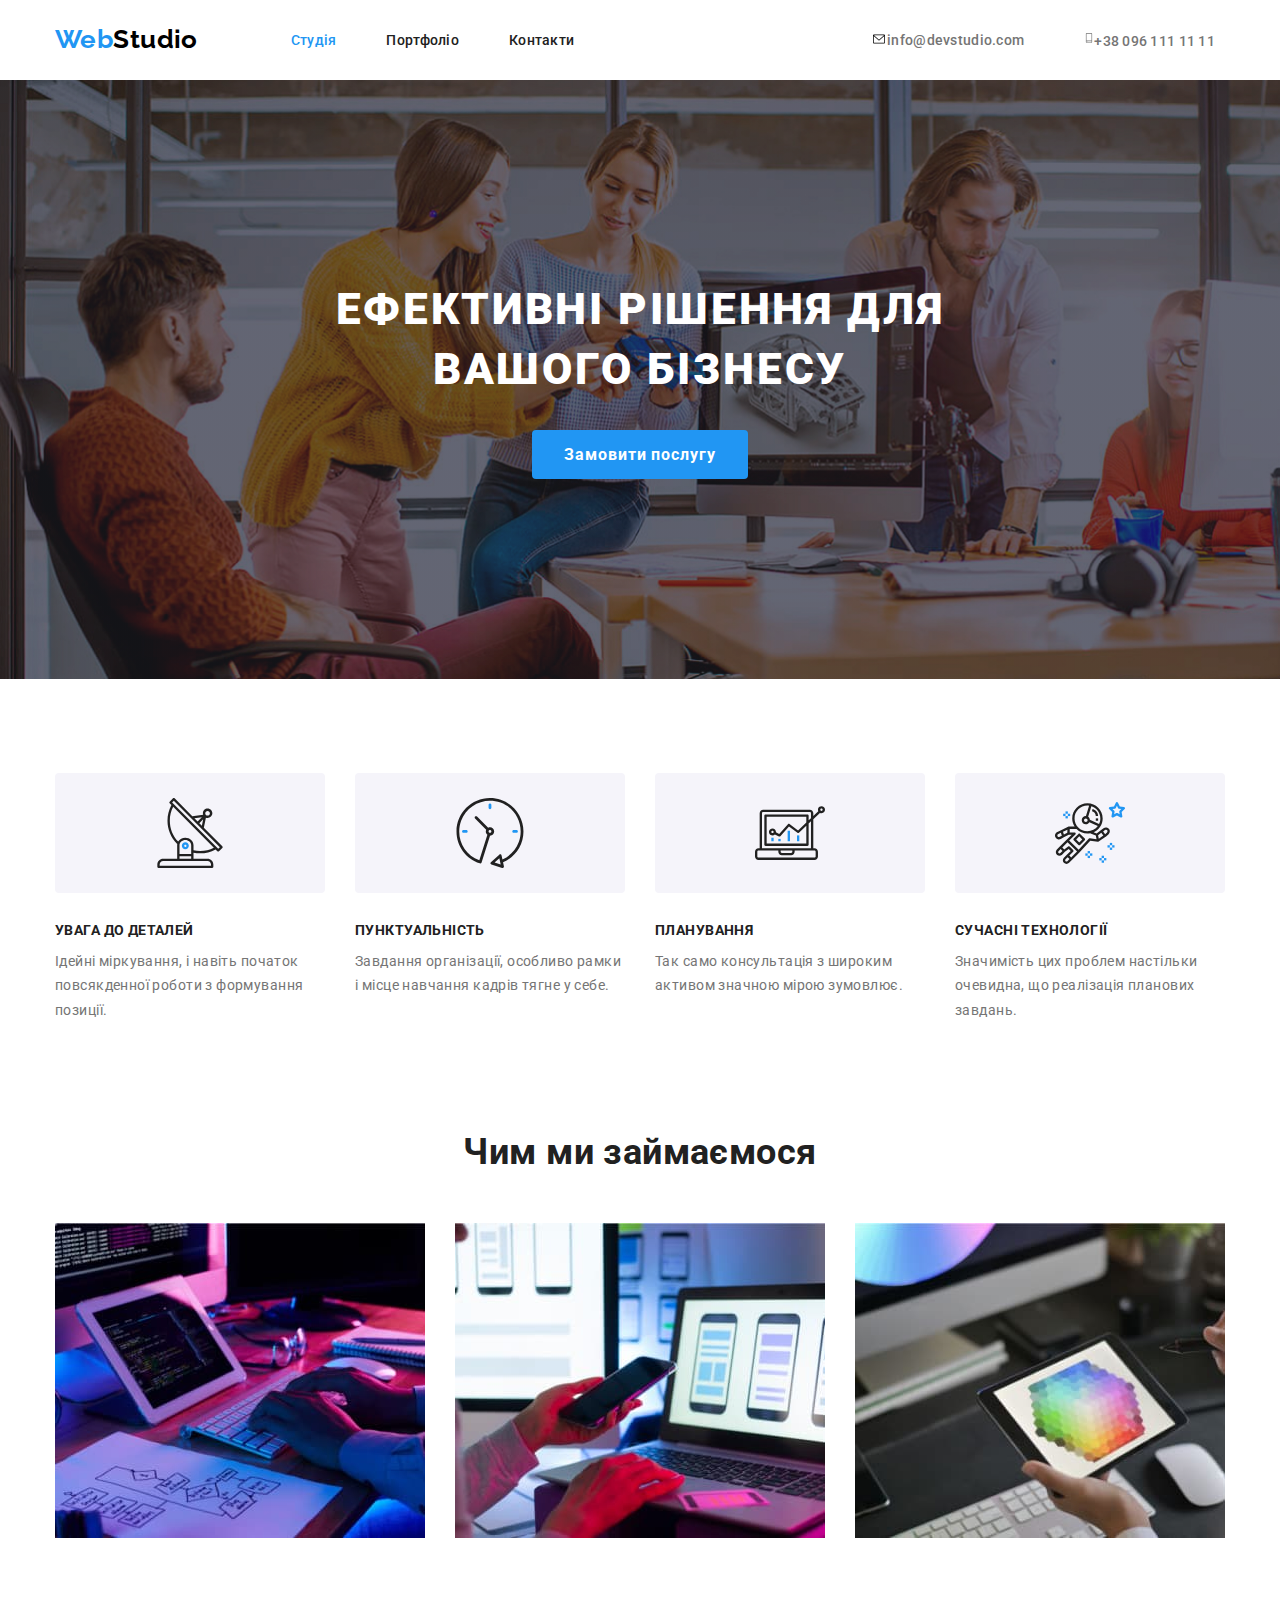
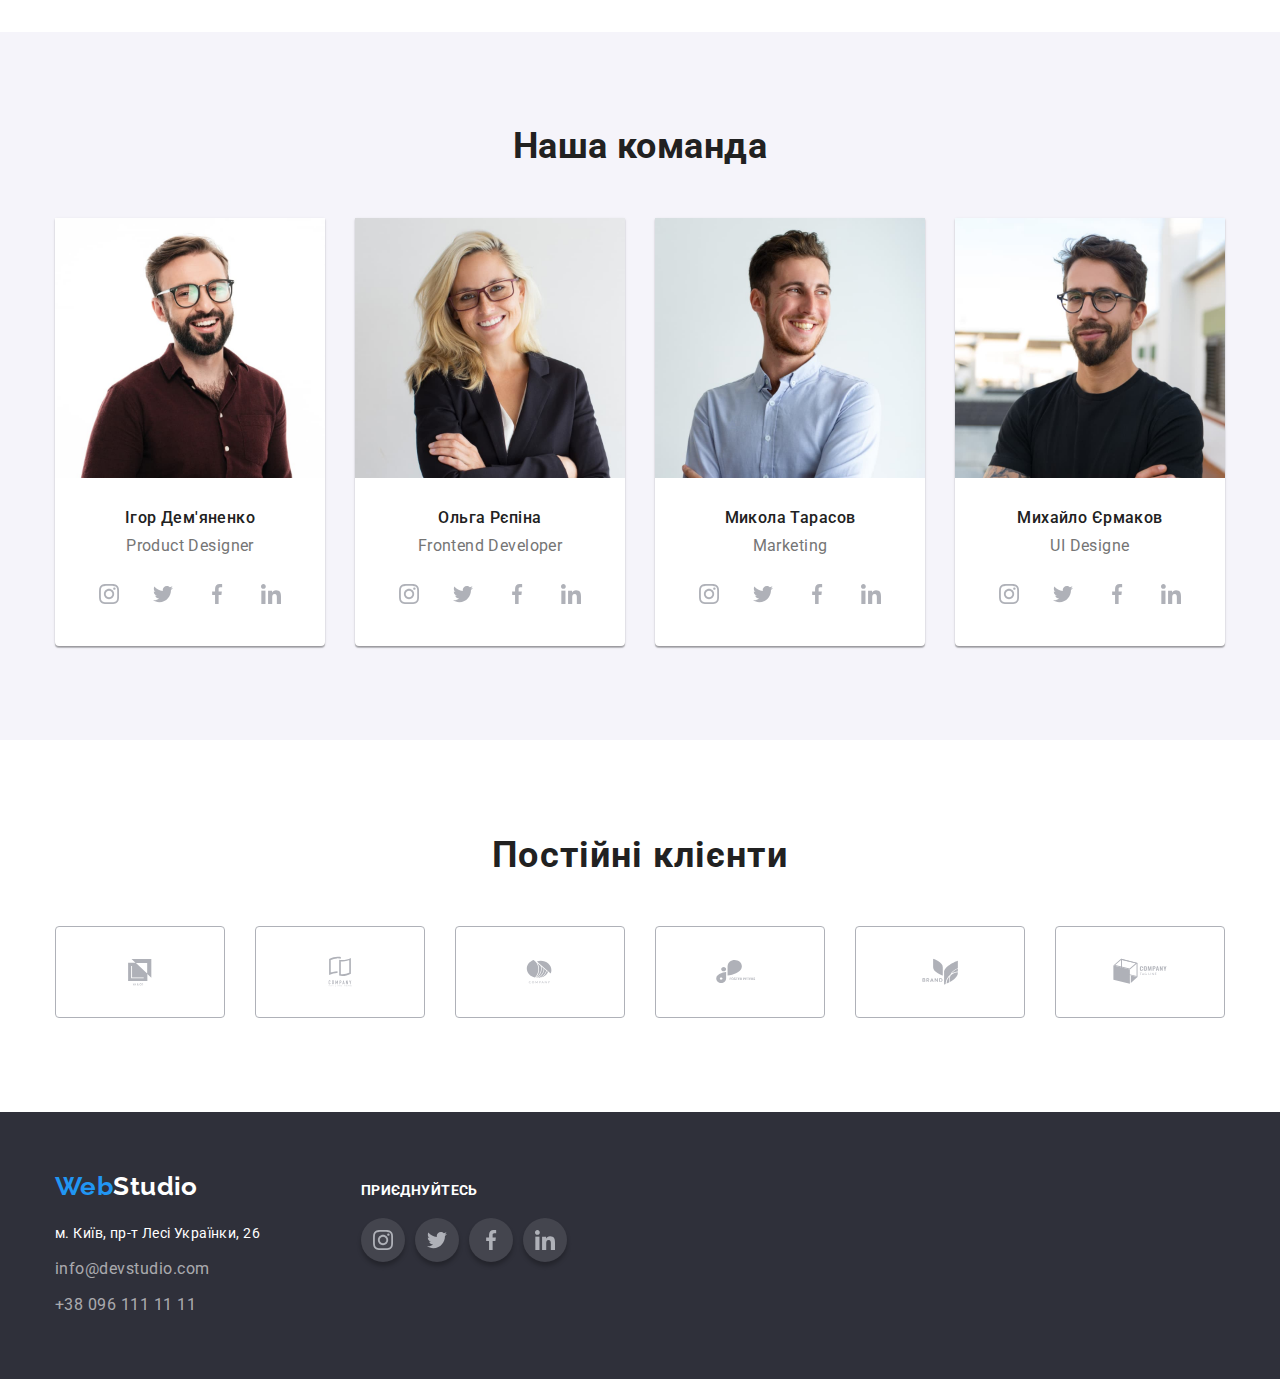
<file: index.html>
<!DOCTYPE html>
<html lang="uk">
<head>
    <meta charset="UTF-8">
    <meta http-equiv="X-UA-Compatible" content="IE=edge">
    <meta name="viewport" content="width=device-width, initial-scale=1.0">
    <title>WebStudio</title>
    <link rel="preconnect" href="https://fonts.googleapis.com" />
    <link rel="preconnect" href="https://fonts.gstatic.com" crossorigin />
    <link href="https://fonts.googleapis.com/css2?family=Raleway:wght@700&family=Roboto:wght@400;500;700;900&display=swap"
    rel="stylesheet">
        <link rel="stylesheet" href="https://cdn.jsdelivr.net/npm/modern-normalize@1.1.0/modern-normalize.min.css" />
        <link rel="stylesheet" href="./styles.css"/>
</head>
<body>
    <!--шапка-->
    <header>
        <div class="container heder-container">
<nav class="heder-container">
    <a href="./index.html" class="logo header-logo">Web<span class="logo-top">Studio</span></a>
<ul class="site-nav heder-container">
    <li class="menu-item"><a href="./index.html" class="link current">Студія</a></li>
    <li class="menu-item"><a href="./portfolio.html" class="link">Портфоліо</a></li>
    <li class="menu-item"><a href="#" class="link">Контакти</a></li>
</ul>

</nav>
    <ul class="header-contacts heder-container">
    <li> 
        <div class="icon-contacts">
        <a href="mailto:info@devstudio.com" class="above"><svg aria-label="конверт" class="above-icon" width="16" height="12">
            <use href="./images/sprite.svg#icon-envelope"></use>
        </svg>info@devstudio.com</a>
        </div>
    </li>
    <li>
        <div class="icon-contacts">
        <a href="tel:+380961111111" class="above"><svg aria-label="іконка смартфона" class="above-icon" width="10" height="16">
            <use href="./images/sprite.svg#icon-smartphone"></use>
        </svg>+38 096 111 11 11</a>
        </div>
    </li>
    </ul>
        </div>
    </header>
    <!--середина-->
    <main>
<section class="hero section">
     <div class="container">
    <h1 class="hero-title">Ефективні рішення для вашого бізнесу</h1>
   <button type="button" class="button">Замовити послугу</button>
    </div>
</section>
<section class="quality section">
    <div class="container">
    <h2 class="visualy-hidden">Наші переваги</h2>
    <ul class="list-quality list-quality-container">
    <li style="
    flex-basis:calc((100%-90px)/4)">  
    <div class="icon-border">
        <svg aria-label="антена" class="icon-quality">
            <use href="./images/sprite.svg#icon-antenna"></use>
        </svg>
    </div>
        <h3 class="list-title">Увага до деталей</h3>
         <p class="text">Ідейні міркування, і навіть початок повсякденної роботи з формування позиції.
        </p>
    </li>
    <li style="
    flex-basis:calc((100%-90px)/4)"> 
    <div class="icon-border">
        <svg aria-label="антена" class="icon-quality">
            <use href="./images/sprite.svg#icon-clock"></use>
        </svg>
    </div>
        <h3 class="list-title">Пунктуальність</h3>
        <p class="text">Завдання організації, особливо рамки і місце навчання кадрів тягне у себе.
        </p>
    </li>
    <li style="
    flex-basis:calc((100%-90px)/4)">      
    <div class="icon-border">
        <svg aria-label="антена" class="icon-quality">
            <use href="./images/sprite.svg#icon-diagram"></use>
        </svg>
    </div>
        <h3 class="list-title">Планування</h3>
        <p class="text">Так само консультація з широким активом значною мірою зумовлює.           
        </p>
    </li>
    <li style="
    flex-basis:calc((100%-90px)/4)">
    <div class="icon-border">
        <svg aria-label="антена" class="icon-quality">
            <use href="./images/sprite.svg#icon-astronaut"></use>
        </svg>
    </div>
        <h3 class="list-title">Сучасні технології</h3>
        <p class="text">Значимість цих проблем настільки очевидна, що реалізація планових завдань.
        </p>
    </li>
    </ul> 
    </div>
</section>
<section class="work section">
    <div class="container">
    <h2 class="work-title">Чим ми займаємося</h2>
    <ul class="list-photo list-photo-container">
        <li><img src="./images/comp.jpg" alt="ноутбук" width="370"></li>
        <li><img src="./images/tel.jpg" alt="телефон" width="370"></li>
        <li><img src="./images/plan.jpg" alt="планшет" width="370"></li>
    </ul>
   </div>
</section>
<section class="employees section">
<div class="container">
    <h2 class="employees-title">Наша команда</h2>
    <ul class="list-name list-name-container">
        <li class="title-name"><img src="./images/igor..jpg" alt="Ігор Дем'яненко" width="270">
        <div class="team">
            <h3 class="name-container">Ігор Дем'яненко</h3>
            <p class="text" lang="en">Product Designer</p>
             <ul class="social-list">
                 <li class="social-list-item">
                    <a href="" class="sotial-list-link">
                    <svg aria-label="іконка інстаграму" class="sotial-list-icon">
                     <use href="./images/sprite.svg#icon-instagram"></use>
                    </svg></a>
                 </li>
                 <li class="social-list-item">
                     <a href="" class="sotial-list-link">
                     <svg aria-label="іконка твітеру" class="sotial-list-icon">
                     <use href="./images/sprite.svg#icon-Group"></use>
                     </svg></a>
                 </li>
                 <li class="social-list-item">
                    <a href="" class="sotial-list-link">
                    <svg aria-label="іконка фейсбуку" class="sotial-list-icon">
                    <use href="./images/sprite.svg#icon-facebook"></use>
                    </svg></a>
                 </li>
                 <li class="social-list-item">
                    <a href="" class="sotial-list-link">
                    <svg aria-label="іконка лікедину" class="sotial-list-icon">
                    <use href="./images/sprite.svg#icon-linkedin"></use>
                    </svg></a>
                 </li>
            </ul>
        </div>
        </li>
        <li class="title-name"><img src="./images/olga..jpg" alt="Ольга Рєпіна" width="270">
        <div class="team">
            <h3 class="name-container">Ольга Рєпіна</h3>
            <p class="text" lang="en">Frontend Developer</p>
                         <ul class="social-list">
                 <li class="social-list-item">
                    <a href="" class="sotial-list-link">
                    <svg aria-label="іконка інстаграму" class="sotial-list-icon">
                     <use href="./images/sprite.svg#icon-instagram"></use>
                    </svg></a>
                 </li>
                 <li class="social-list-item">
                     <a href="" class="sotial-list-link">
                     <svg aria-label="іконка твітеру" class="sotial-list-icon">
                     <use href="./images/sprite.svg#icon-Group"></use>
                     </svg></a>
                 </li>
                 <li class="social-list-item">
                    <a href="" class="sotial-list-link">
                    <svg aria-label="іконка фейсбуку" class="sotial-list-icon">
                    <use href="./images/sprite.svg#icon-facebook"></use>
                    </svg></a>
                 </li>
                 <li class="social-list-item">
                    <a href="" class="sotial-list-link">
                    <svg aria-label="іконка лікедину" class="sotial-list-icon">
                    <use href="./images/sprite.svg#icon-linkedin"></use>
                    </svg></a>
                 </li>
            </ul>
          </div>  
        </li>
        <li class="title-name"><img src="./images/mykola..jpg" alt="Микола Тарасов" width="270">
        <div class="team">
            <h3 class="name-container">Микола Тарасов</h3>
            <p class="text" lang="en">Marketing</p>
                     <ul class="social-list">
                 <li class="social-list-item">
                    <a href="" class="sotial-list-link">
                    <svg aria-label="іконка інстаграму" class="sotial-list-icon">
                     <use href="./images/sprite.svg#icon-instagram"></use>
                    </svg></a>
                 </li>
                 <li class="social-list-item">
                     <a href="" class="sotial-list-link">
                     <svg aria-label="іконка твітеру" class="sotial-list-icon">
                     <use href="./images/sprite.svg#icon-Group"></use>
                     </svg></a>
                 </li>
                 <li class="social-list-item">
                    <a href="" class="sotial-list-link">
                    <svg aria-label="іконка фейсбуку" class="sotial-list-icon">
                    <use href="./images/sprite.svg#icon-facebook"></use>
                    </svg></a>
                 </li>
                 <li class="social-list-item">
                    <a href="" class="sotial-list-link">
                    <svg aria-label="іконка лікедину" class="sotial-list-icon">
                    <use href="./images/sprite.svg#icon-linkedin"></use>
                    </svg></a>
                 </li>
            </ul>    
            </div>
        </li>
        <li class="title-name"><img src="./images/mikhail..jpg" alt="Михайло Єрмаков" width="270">
        <div class="team"> 
            <h3 class="name-container">Михайло Єрмаков</h3>
            <p class="text" lang="en">UI Designe</p>
                         <ul class="social-list">
                 <li class="social-list-item">
                    <a href="" class="sotial-list-link">
                    <svg aria-label="іконка інстаграму" class="sotial-list-icon">
                     <use href="./images/sprite.svg#icon-instagram"></use>
                    </svg></a>
                 </li>
                 <li class="social-list-item">
                     <a href="" class="sotial-list-link">
                     <svg aria-label="іконка твітеру" class="sotial-list-icon">
                     <use href="./images/sprite.svg#icon-Group"></use>
                     </svg></a>
                 </li>
                 <li class="social-list-item">
                    <a href="" class="sotial-list-link">
                    <svg aria-label="іконка фейсбуку" class="sotial-list-icon">
                    <use href="./images/sprite.svg#icon-facebook"></use>
                    </svg></a>
                 </li>
                 <li class="social-list-item">
                    <a href="" class="sotial-list-link">
                    <svg aria-label="іконка лікедину" class="sotial-list-icon">
                    <use href="./images/sprite.svg#icon-linkedin"></use>
                    </svg></a>
                 </li>
            </ul>
        </div>
        </li>
    </ul>
</div>
</section>
      <section class="section">
        <div class="container">
          <h2 class="customer-title">Постійні клієнти</h2>
          <ul class="customer-list">
            <li class="customer-item">
              <a href="" class="customer-link">
                <svg aria-label="логотип яко" class="customer-icon">
                  <use href="./images/sprite.svg#icon-Logo1"></use>
                </svg>
              </a>
            </li>
            <li class="customer-item">
              <a href="" class="customer-link">
                <svg aria-label="логотип тайнлайн" class="customer-icon">
                  <use href="./images/sprite.svg#icon-Logo2"></use>
                </svg>
              </a>
            </li>
            <li class="customer-item">
              <a href="" class="customer-link">
                <svg aria-label="логотип компані" class="customer-icon">
                  <use href="./images/sprite.svg#icon-Logo3"></use>
                </svg>
              </a>
            </li>
            <li class="customer-item">
              <a href="" class="customer-link">
                <svg aria-label="логотип фостер" class="customer-icon">
                  <use href="./images/sprite.svg#icon-Logo4"></use>
                </svg>
              </a>
            </li>
            <li class="customer-item">
              <a href="" class="customer-link">
                <svg aria-label="логотип бренд" class="customer-icon">
                  <use href="./images/sprite.svg#icon-Logo5"></use>
                </svg>
              </a>
            </li>
            <li class="customer-item">
              <a href="" class="customer-link">
                <svg aria-label="логотип таг" class="customer-icon">
                  <use href="./images/sprite.svg#icon-Logo6"></use>
                </svg>
              </a>
            </li>
          </ul>
        </div>
      </section>
    </main>

    <footer class="site-down">
        <div class="container footer-logo-adress">
            <div class="logo-adress">
<a href="./index.html" class="logo logo-footer"> Web<span class="logo-down">Studio</span></a>
<address class="address">
    <ul class="address-list">
        <li class="address-list-container"><a href="https://goo.gl/maps/U8qxCB3UyGAn1hxEA" target="_blank" 
              rel="noopener noreferrer nofollow" class="link"> м. Київ, пр-т Лесі Українки, 26</a></li>
        <li class="address-list-container"><a href="info@devstudio.com" class="list">info@devstudio.com</a></li>
        <li class="address-list-container"><a href="+38 096 111 11 11" class="list">+38 096 111 11 11</a></li>
    </ul>
</address>
</div>
             <div class="footer-social">
                <h3 class="footer-container">приєднуйтесь</h3>
                <ul class="footer-social-list">
                  <li class="footer-social-list-item">
                    <a href="" class="footer-sotial-list-link">
                      <svg aria-label="іконка інстаграму" class="footer-sotial-list-icon">
                        <use href="./images/sprite.svg#icon-instagram"></use>
                      </svg>
                    </a>
                  </li>
                  <li class="footer-social-list-item">
                    <a href="" class="footer-sotial-list-link">
                      <svg aria-label="іконка твітеру" class="footer-sotial-list-icon">
                        <use href="./images/sprite.svg#icon-Group"></use>
                      </svg>
                    </a>
                  </li>
                  <li class="footer-social-list-item">
                    <a href="" class="footer-sotial-list-link">
                      <svg aria-label="іконка фейсбуку" class="footer-sotial-list-icon">
                        <use href="./images/sprite.svg#icon-facebook"></use>
                      </svg>
                    </a>
                  </li>
                  <li class="footer-social-list-item">
                    <a href="" class="footer-sotial-list-link">
                      <svg aria-label="іконка лікедину" class="footer-sotial-list-icon">
                        <use href="./images/sprite.svg#icon-linkedin"></use>
                      </svg>
                    </a>
                  </li>
                </ul>
              </div>
      </div>
</footer>
</body>
</html>
</file>
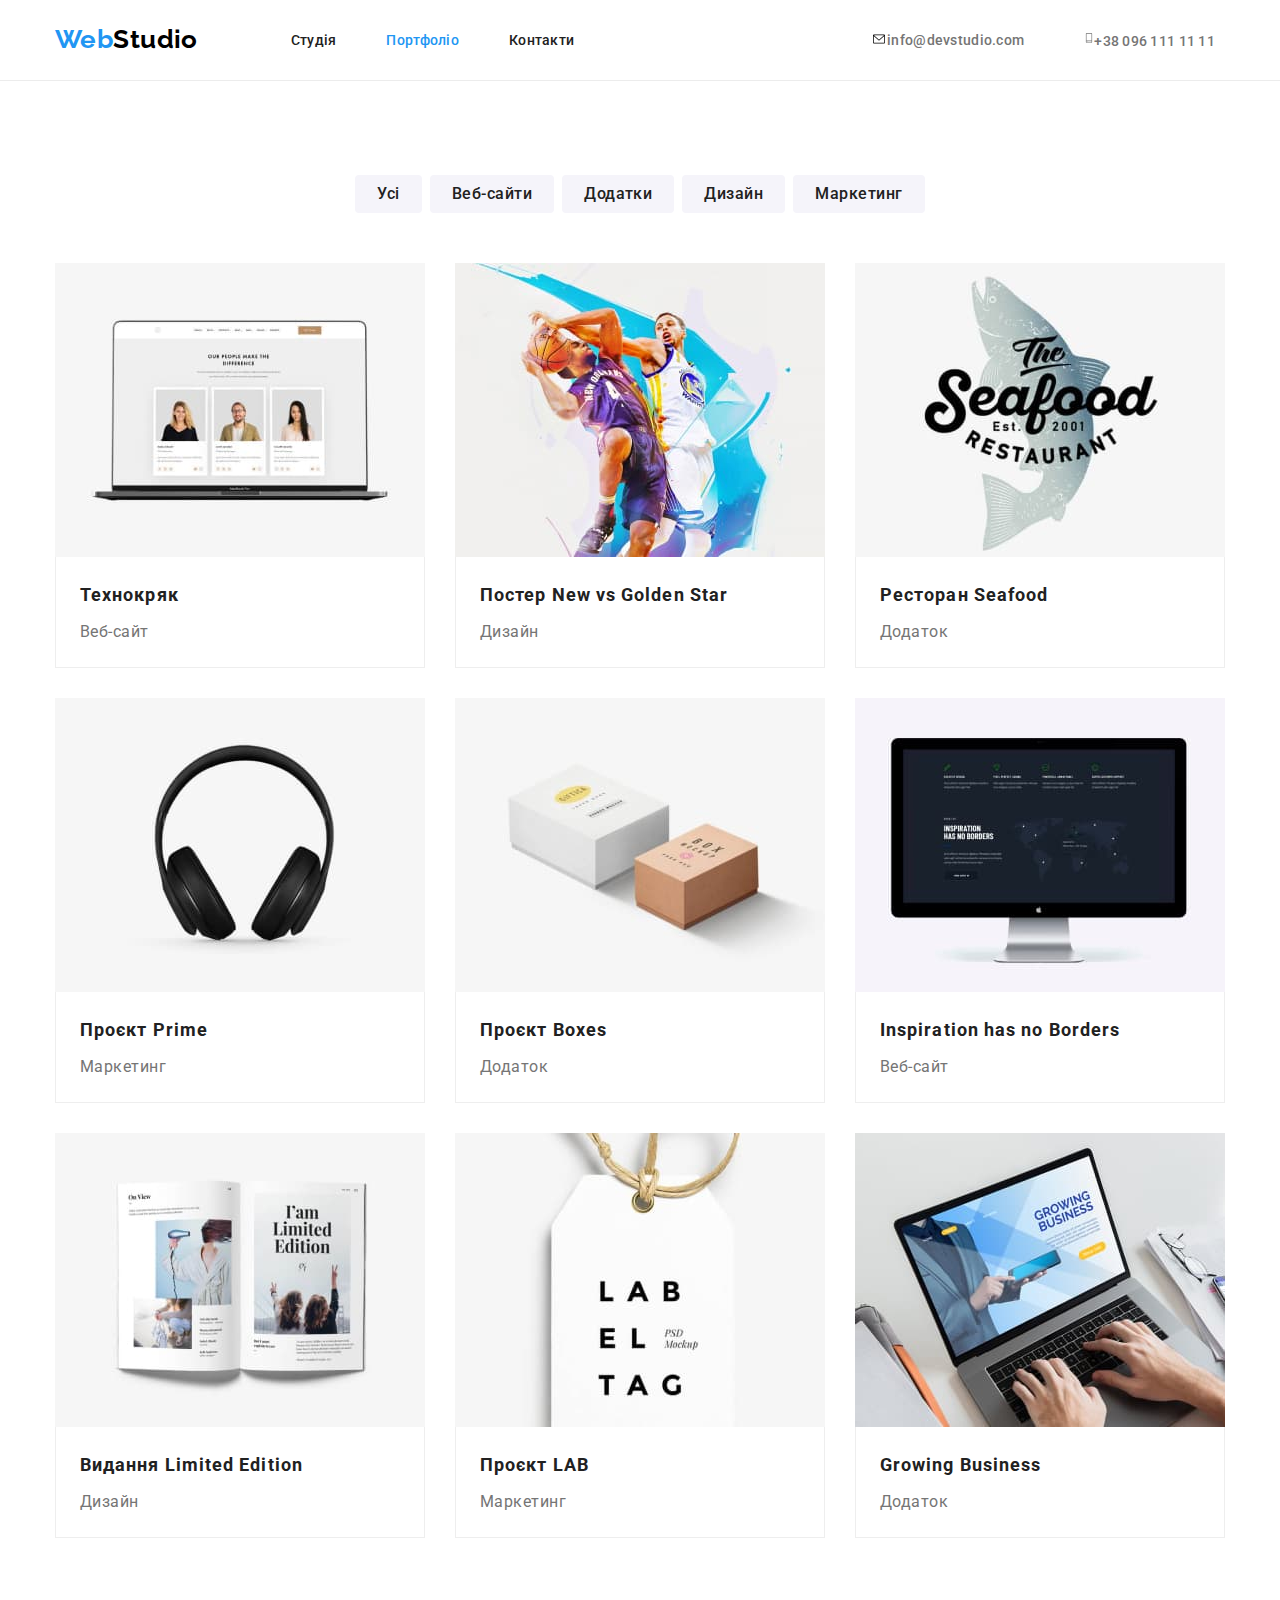
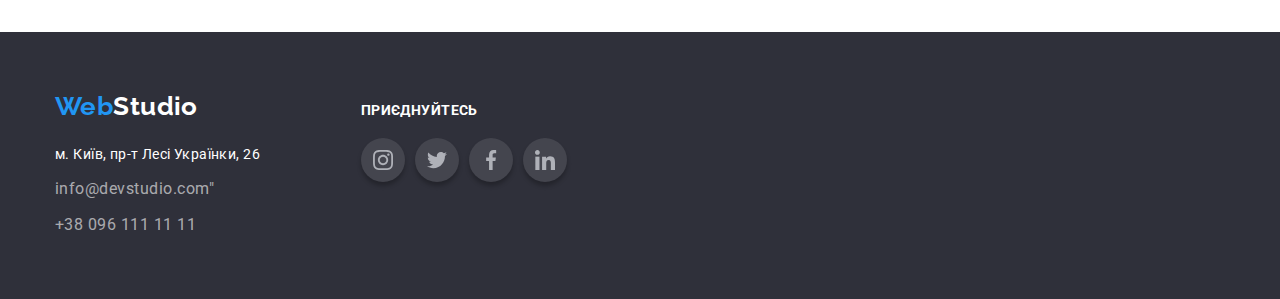
<file: portfolio.html>
<!DOCTYPE html>
<html lang="uk">

<head>
    <meta charset="UTF-8" />
    <meta http-equiv="X-UA-Compatible" content="IE=edge" />
    <meta name="viewport" content="width=device-width, initial-scale=1.0" />
    <title>Портфоліо</title>
    <link rel="preconnect" href="https://fonts.googleapis.com" />
    <link rel="preconnect" href="https://fonts.gstatic.com" crossorigin />
    <link
        href="https://fonts.googleapis.com/css2?family=Raleway:wght@700&family=Roboto:wght@400;500;700;900&display=swap"
        rel="stylesheet" />
    <link rel="stylesheet" href="https://cdn.jsdelivr.net/npm/modern-normalize@1.1.0/modern-normalize.min.css" />
    <link rel="stylesheet" href="./styles.css" />
</head>

<body>
    <header class="header-line">
        <div class="container heder-container">
        <nav class="heder-container">
            <a href="./index.html" class="logo header-logo">Web<span class="logo-top">Studio</span></a>
            <ul class="site-nav heder-container">
                <li class="menu-item"><a href="./index.html" class="link">Студія</a></li>
                <li class="menu-item"><a href="./index.html" class="link current">Портфоліо</a></li>
                <li class="menu-item"><a href="#" class="link">Контакти</a></li>
            </ul>
        </nav>
        <ul class="header-contacts heder-container">
          <li>
            <div class="icon-contacts">
                <a href="mailto:info@devstudio.com" class="above"><svg aria-label="конверт" class="above-icon" width="16" height="12">
                <use href="./images/sprite.svg#icon-envelope" ></use>
              </svg>info@devstudio.com</a>
          </div>
        </li>
          <li>
            <div class="icon-contacts">
             <a href="tel:+380961111111" class="above"><svg aria-label="іконка смартфона" class="above-icon" width="10" height="16" >
                <use href="./images/sprite.svg#icon-smartphone" ></use>
              </svg>+38 096 111 11 11</a>
          </div>
        </li>
        </ul>
      </div>
    </header>
    <main>
        <section class="portfolio section">
            <div class="container">
            <h1 class="visualy-hidden">Список сфер діяльності</h1>
            <ul class="list-quality buttom-container">
                <li><button type="button" class="button-portfolio">Усі</button></li>
                <li><button type="button" class="button-portfolio">Веб-сайти</button></li>
                <li><button type="button" class="button-portfolio">Додатки</button></li>
                <li><button type="button" class="button-portfolio">Дизайн</button></li>
                <li><button type="button" class="button-portfolio">Маркетинг</button></li>
            </ul>
            <!--Сфери діяльності-->
            <ul class="projects-title">
                <li class="project-list"> <a href="./index.html" class="border-card-link"><img src="./images/img1.jpg" alt="Технокряк" width="370">
                <div class="border-card">
                    <h3 class="title">Технокряк</h3>
                    <p class="list">Веб-сайт</p>
                </div>
                </a>
                </li>
                <li class="project-list"><a href="./index.html" class="border-card-link"><img src="./images/img2.jpg" alt="Постер New Orlean vs Golden Star"
                        width="370">
                <div class="border-card">
                    <h3 class="title">Постер New vs Golden Star</h3>
                    <p class="list">Дизайн</p>
                </div>
                </a>
                </li>
                <li class="project-list"><a href="./index.html" class="border-card-link"><img src="./images/img3.jpg" alt="Ресторан Seafood" width="370">
                <div class="border-card">
                    <h3 class="title">Ресторан Seafood</h3>
                    <p class="list">Додаток</p>
                </div>
                </a>
                </li>
                <li class="project-list"><a href="./index.html" class="border-card-link"><img src="./images/img4.jpg" alt="Проєкт Prime" width="370">
                <div class="border-card">
                    <h3 class="title">Проєкт Prime</h3>
                    <p class="list">Маркетинг</p>
                </div>
                </a>
                </li>
                <li class="project-list"><a href="./index.html" class="border-card-link"><img src="./images/img5.jpg" alt="Проєкт Boxes" width="370">
                <div class="border-card">
                    <h3 class="title">Проєкт Boxes</h3>
                    <p class="list">Додаток</p>
                </div>
                </a>
                </li>
                <li class="project-list"><a href="./index.html" class="border-card-link"><img src="./images/img6.jpg" alt="Inspiration has no Borders"
                        width="370">
                <div class="border-card">
                    <h3 class="title">Inspiration has no Borders</h3>
                    <p class="list">Веб-сайт</p>
                </div>
                </a>
                </li>
                <li class="project-list"><a href="./index.html" class="border-card-link"><img src="./images/img7.jpg" alt="Видання Limited Edition"
                        width="370">
                <div class="border-card">
                    <h3 class="title">Видання Limited Edition</h3>
                    <p class="list">Дизайн</p>
                </div>
                </a>
                </li>
                <li class="project-list"><a href="./index.html" class="border-card-link"><img src="./images/img8.jpg" alt="Проєкт LAB" width="370">
                <div class="border-card">
                    <h3 class="title">Проєкт LAB</h3>
                    <p class="list">Маркетинг</p>
                </div>
                </a>
                </li>
                <li class="project-list"><a href="./index.html" class="border-card-link"><img src="./images/img9.jpg" alt="Growing Business" width="370">
                <div class="border-card">
                    <h3 class="title">Growing Business</h3>
                    <p class="list">Додаток</p>
                </div>
                </a>
                </li>
            </ul>
            </div>
        </section>
    </main>
    <footer class="site-down">
        <div class="container footer-logo-adress">
            <div class="logo-adress">
        <a href="./index.html" class="logo logo-footer">Web<span class="logo-down">Studio</span></a>
        <address class="address">
            <ul class="address-list">
                <li class="address-list-container"><a href="https://goo.gl/maps/CPtrU1FHBa2aNyZL9" target="_blank"
                        rel="noopener noreferrer nofollow" class="link">м. Київ, пр-т Лесі Українки, 26</a></li>
                <li class="address-list-container"><a href="mailto:info@devstudio.com" class="list">info@devstudio.com"</a></li>
                <li class="address-list-container"><a href="tel:+380961111111" class="list">+38 096 111 11 11</a></li>
            </ul>  
        </address>
        </div>
            <div class="footer-social">
                <h3 class="footer-container">приєднуйтесь</h3>
                <ul class="footer-social-list">
                  <li class="footer-social-list-item">
                    <a href="" class="footer-sotial-list-link">
                      <svg aria-label="іконка інстаграму" class="footer-sotial-list-icon">
                        <use href="./images/sprite.svg#icon-instagram"></use>
                      </svg>
                    </a>
                  </li>
                  <li class="footer-social-list-item">
                    <a href="" class="footer-sotial-list-link">
                      <svg aria-label="іконка твітеру" class="footer-sotial-list-icon">
                        <use href="./images/sprite.svg#icon-Group"></use>
                      </svg>
                    </a>
                  </li>
                  <li class="footer-social-list-item">
                    <a href="" class="footer-sotial-list-link">
                      <svg aria-label="іконка фейсбуку" class="footer-sotial-list-icon">
                        <use href="./images/sprite.svg#icon-facebook"></use>
                      </svg>
                    </a>
                  </li>
                  <li class="footer-social-list-item">
                    <a href="" class="footer-sotial-list-link">
                      <svg aria-label="іконка лікедину" class="footer-sotial-list-icon">
                        <use href="./images/sprite.svg#icon-linkedin"></use>
                      </svg>
                    </a>
                  </li>
                </ul>
            </div>
      </div>
    </footer>
</body>

</html>
</file>
<file: styles.css>
:root {
    --primary-text-color: #212121;
    --secondary-text-color: #757575;
    --accent-text-color: #2196F3;
    --accent-secondary-text-color: #FFFFFF;
    --primary-bcg-color: #2F303A;
    --secondary-bcg-color: #F5F4FA;
    --other-bcg-color: #EEEEEE;
    --text-logo-color: #000000;
    --hr-line-color: #ECECEC;
    --contacts-footer-color: rgba(255, 255, 255, 0.6);
}
*{
  box-sizing: border-box;  
}
h1,
h2,
h3,
h4,
p {
    margin-top: 0px;
    margin-bottom: 0px;
}
ul,
ol {
    margin-top: 0;
    margin-bottom: 0;
    padding-left: 0;
}

img {
    display: block;
}
body {
    background: var(--accent-secondary-text-color);
    color: var(--secondary-text-color);
    font-family: "Roboto", sans-serif;
    letter-spacing: 0.03em;
    font-size: 14px;

}

.visualy-hidden {
    position: absolute;
    width: 1px;
    height: 1px;
    margin: -1px;
    border: 0;
    padding: 0;

    white-space: nowrap;
    clip-path: inset(100%);
    clip: rect(0 0 0 0);
    overflow: hidden;
}


.button {
    font-family: "roboto", "sans-serif";
    font-weight: 700;
    font-size: 16px;
    line-height: 1.87;
    letter-spacing: 0.06em;
    padding: 10px 32px;
    background-color:#2196F3;
    color: #FFFFFF;
    cursor: pointer;
    min-width: 216px;
    border-radius: 4px;
    border: none;
    margin: auto;
    padding-top: 10px;
    padding-bottom: 10px;
}
.button:focus
.button:hover {
     background-color: #2196F3;
}
.container {
    width: 1200px;
    margin-left: auto;
    margin-right: auto;
    padding-right: 15px;
    padding-left: 15px;
}

.section {
    padding-top: 94px;
    padding-bottom: 94px;
}
/* Логотип  */

.logo {
    color: var(--accent-text-color);
    font-family: "Raleway", "sans-serif";
    font-weight: 700;
    font-size: 26px;
    text-decoration: none;
    margin-right: 93px;
}

.logo-top {
    color: var(--text-logo-color);
}

.logo-down {
    color: var(--accent-secondary-text-color);
}
.header-logo {
    padding: 25px 0;
}

/* < !-- Навигация по сайту  --> */

.site-nav .link {
    color: var(--primary-text-color);
    font-weight: 500;
    letter-spacing: 0.02em;
    text-decoration: none;
    cursor: pointer;
    
}
.site-nav {
    column-gap: 50px;
}
.site-nav .link:hover,
.site-nav .link:focus {
    color: var(--accent-text-color);
}

/* Контакты */
.heder-container {
    display: flex;
    align-items: center;
}

.header-contacts,
.site-nav {
    list-style: none;
}

.header-contacts {
    margin-left: auto;
    column-gap: 50px;
}

.site-nav .link:hover,
.site-nav .link:focus {
    color: var(--accent-text-color);
}

.site-nav .link.current {
    color: var(--accent-text-color);
}

.icon-contacts {
    display: flex;
    align-items: center;
}


.above {
    display: block;
    align-items: center;
    font-weight: 500;
    letter-spacing: 0.02em;
    text-decoration: none;
    color: var(--secondary-text-color);
    margin-right: 10px;

}


.icon-contacts:hover .above,
.icon-contacts:focus .above {
    color: var(--accent-text-color);
    fill: currentColor;
}
/* Фон*/

.hero  {
     background-color: var(--primary-bcg-color);
     padding: 200px 0;
     text-align: center;
     background-image: linear-gradient(rgba(47, 48, 58, 0.4), rgba(47, 48, 58, 0.4)), url(images/Imghero.jpg);
     background-size: cover;
 }

.hero-title {
    font-weight: 900;
    font-size: 44px;
    line-height: 1.36;
    width: 696px;
    text-align: center;
    letter-spacing: 0.06em;
    text-transform: uppercase;
    color: var(--accent-secondary-text-color);
    align-items: center;
    margin: auto;
    margin-bottom: 30px;
}

/* Пункты*/
/* Наш подход */
.list-quality-container {
    display: flex;
    column-gap: 30px;
}
.list-photo,
.list-quality {
    list-style: none;
}

.quality-title {
    font-weight: 700;
    font-size: 36px;
    text-align: center;
    color: var(--primary-text-color);
}
.icon-border {
    display: flex;
    justify-content: center;
    align-items: center;
    width: 270px;
    height: 120px;
    background-color: var(--secondary-bcg-color);
    border-radius: 4px;
    margin-bottom: 30px;
}

.icon-quality {
    width: 70px;
    height: 70px;
}
.list-title {
    font-size: 14px;
    font-weight: 700;
    line-height: 1.14;
    color: var(--primary-text-color);
    text-transform: uppercase;
}

.list-quality .text {
    line-height: 1.72;
    color: var(--secondary-text-color);
}

/* Чем занимаемся */

.work-title {
    font-weight: 700;
    font-size: 36px;
    line-height: 1.16;
    text-align: center;
    color: var(--primary-text-color);
    margin-bottom: 50px;
}

.work-title .list {
    list-style: none;
}
.list-photo-container {
    display: flex;
    column-gap: 30px;
}

.work {
    padding-top: 0;
}
/* Наша команда*/

.list-name {
    list-style: none; 
}

.employees {
    background-color: #F5F4FA;
}

.employees-title {
    font-weight: 700;
    font-size: 36px;
    line-height: 1.16;
    text-align: center;
    color: var(--primary-text-color);
    margin-bottom: 50px;
}

.list-name .title-name {
    font-weight: 500;
    font-size: 16px;
    color: var(--primary-text-color);
}
.list-name-container {
    display: flex;
    column-gap: 30px;
    text-align: center;
}

.title-name {
    background-color: var(--accent-secondary-text-color);
    box-shadow: 0px 1px 3px rgba(0, 0, 0, 0.12), 0px 1px 1px rgba(0, 0, 0, 0.14), 0px 2px 1px rgba(0, 0, 0, 0.2);
    border-radius: 0px 0px 4px 4px;
}
    
.team {
    padding: 30px 0;
}
    
.name-container {
    font-weight: 500;
    font-size: 16px;
    line-height: 19px;
}
    
.text {
margin-top: 10px;
margin-bottom: 16px;
}
    
.list-name .text {
    font-weight: 400;
    font-size: 16px;
    color: var(--secondary-text-color);
}
.social-list {
    display: flex;
    list-style: none;
    justify-content: center;
    column-gap: 10px;
}

.sotial-list-link {
    display: flex;
    align-items: center;
    justify-content: center;
    width: 44px;
    height: 44px;
    border-radius: 50%;
    color: var(--social-lincs-color);
}

.sotial-list-link:hover,
.sotial-list-link:focus {
    background-color: var(--accent-text-color);
    color: var(--accent-secondary-text-color);
}

.sotial-list-icon {
    width: 20px;
    height: 20px;
    fill: currentColor;
}

/* Постійні клієнти*/

.customer-title {
    font-weight: 700;
    font-size: 36px;
    line-height: 42px;
    text-align: center;
    letter-spacing: 0.03em;
    color: var(--primary-text-color);
    margin-bottom: 50px;
}

.customer-list {
    display: flex;
    gap: 30px;
    list-style: none;
}

.customer-link {
    display: flex;
    align-items: center;
    justify-content: center;
    width: 170px;
    height: 92px;
    border: 1px solid #AFB1B8;
    border-radius: 4px;
}

.customer-link:hover,
.customer-link:focus {
    border-color: var(--accent-text-color);
}

.customer-icon {
    width: 106px;
    height: 60px;
    fill:#AFB1B8;

}

.customer-link:hover .customer-icon,
.customer-link:focus .customer-icon {
    fill: var(--accent-text-color);
    cursor: pointer;
}
/* Футер*/

.site-down {
    display: flex;
    align-items: baseline;
    background-color: var(--primary-bcg-color);
    padding: 60px 0;

}

.footer-logo-adress {
    display: flex;
    align-items: baseline;
}
.address {
    font-style: normal;
    margin-top: 20px;
}
.logo-adress {
margin-right: 70px;
}
.address .address-list {
    list-style: none;
}
.address-list-container:not(:last-child) {
    margin-bottom: 9px;
}

.address-list .link {
    color: var(--accent-secondary-text-color);
    line-height: 1.72;
    text-decoration: none;
}

.address-list .list {
    line-height: 1.72;
    color: rgba(255, 255, 255, 0.6);
    text-decoration: none;
}

.address-list .link:hover,
.address-list .link:focus {
    color: var(--accent-text-color);
}

.address-list .list:hover,
.address-list .list:focus {
    color: var(--accent-text-color);
}
.footer-social {
    align-items: baseline;
}

.footer-container {
    font-weight: 700;
    font-size: 14px;
    line-height: 16px;
    letter-spacing: 0.03em;
    text-transform: uppercase;
    color: #FFFFFF;
    margin-bottom: 20px;

}

.footer-social-list {
    display: flex;
    list-style: none;
    justify-content: center;
    column-gap: 10px;
}

.footer-sotial-list-link {
    display: flex;
    align-items: center;
    justify-content: center;
    width: 44px;
    height: 44px;
    border-radius: 50%;
    background-color: rgba(255, 255, 255, 0.1);
    box-shadow: 0px 4px 4px rgba(0, 0, 0, 0.25);
}

.footer-sotial-list-link:hover,
.footer-sotial-list-link:focus {
    background-color: var(--accent-text-color);
}

.footer-sotial-list-icon {
    width: 20px;
    height: 20px;
    fill: var(--accent-secondary-text-color);
}

.footer-sotial-list-link:hover .footer-sotial-list-icon,
.footer-sotial-list-link:focus .footer-sotial-list-icon {
    fill: var(--accent-secondary-text-color);
}
/* Портфолио */
.header-line {
    border-bottom: 1px solid var(--hr-line-color);
}
.portfolio {
    list-style: none;
}
.button-portfolio {
    font-family: 'Roboto';
    font-style: normal;
    font-weight: 500;
    font-size: 16px;
    line-height: 1.62;
    letter-spacing: 0.03em;
    color: var(--primary-text-color);
    background-color: var(--secondary-bcg-color);
    border-radius: 4px;
    padding: 6px 22px;
    border: none;
    cursor: pointer;
}
.buttom-container {
    display: flex;
    column-gap: 8px;
    justify-content: center;
    margin-bottom: 50px;
}

.button-portfolio:hover,
.button-portfolio:focus {
    background-color: var(--accent-text-color);
    color: var(--accent-secondary-text-color);
    box-shadow: 0px 3px 1px rgba(0, 0, 0, 0.1), 0px 1px 2px rgba(0, 0, 0, 0.08), 0px 2px 2px rgba(0, 0, 0, 0.12);
}

.projects {
    font-weight: 700;
    font-size: 36px;
    text-align: center;
    color: var(--primary-text-color);
}
.border-card-link:hover,
.border-card-link:focus {
    box-shadow: 0px 1px 1px rgba(0, 0, 0, 0.12), 0px 4px 4px rgba(0, 0, 0, 0.06), 1px 4px 6px rgba(0, 0, 0, 0.16);
}
    
.border-card-link {
    display: block;
    text-decoration: none;
}
.border-card {
    padding-top: 20px;
    padding-left: 24px;
    padding-bottom: 20px;
    padding-right: 24px;
    border: 1px solid #EEEEEE;
    border-top: none;

}
.title {
    font-weight: 700;
    font-size: 18px;
    line-height: 2;
    letter-spacing: 0.06em;
    color: var(--primary-text-color);
    margin-bottom: 4px;
}

.list {
    font-size: 16px;
    line-height: 30px;
    letter-spacing: 0.03em;
    color: #757575;
}
 .projects-title {
     list-style: none;
     display: flex;
     flex-wrap: wrap;
     gap: 30px;
     justify-content: center;
 }
</file>
